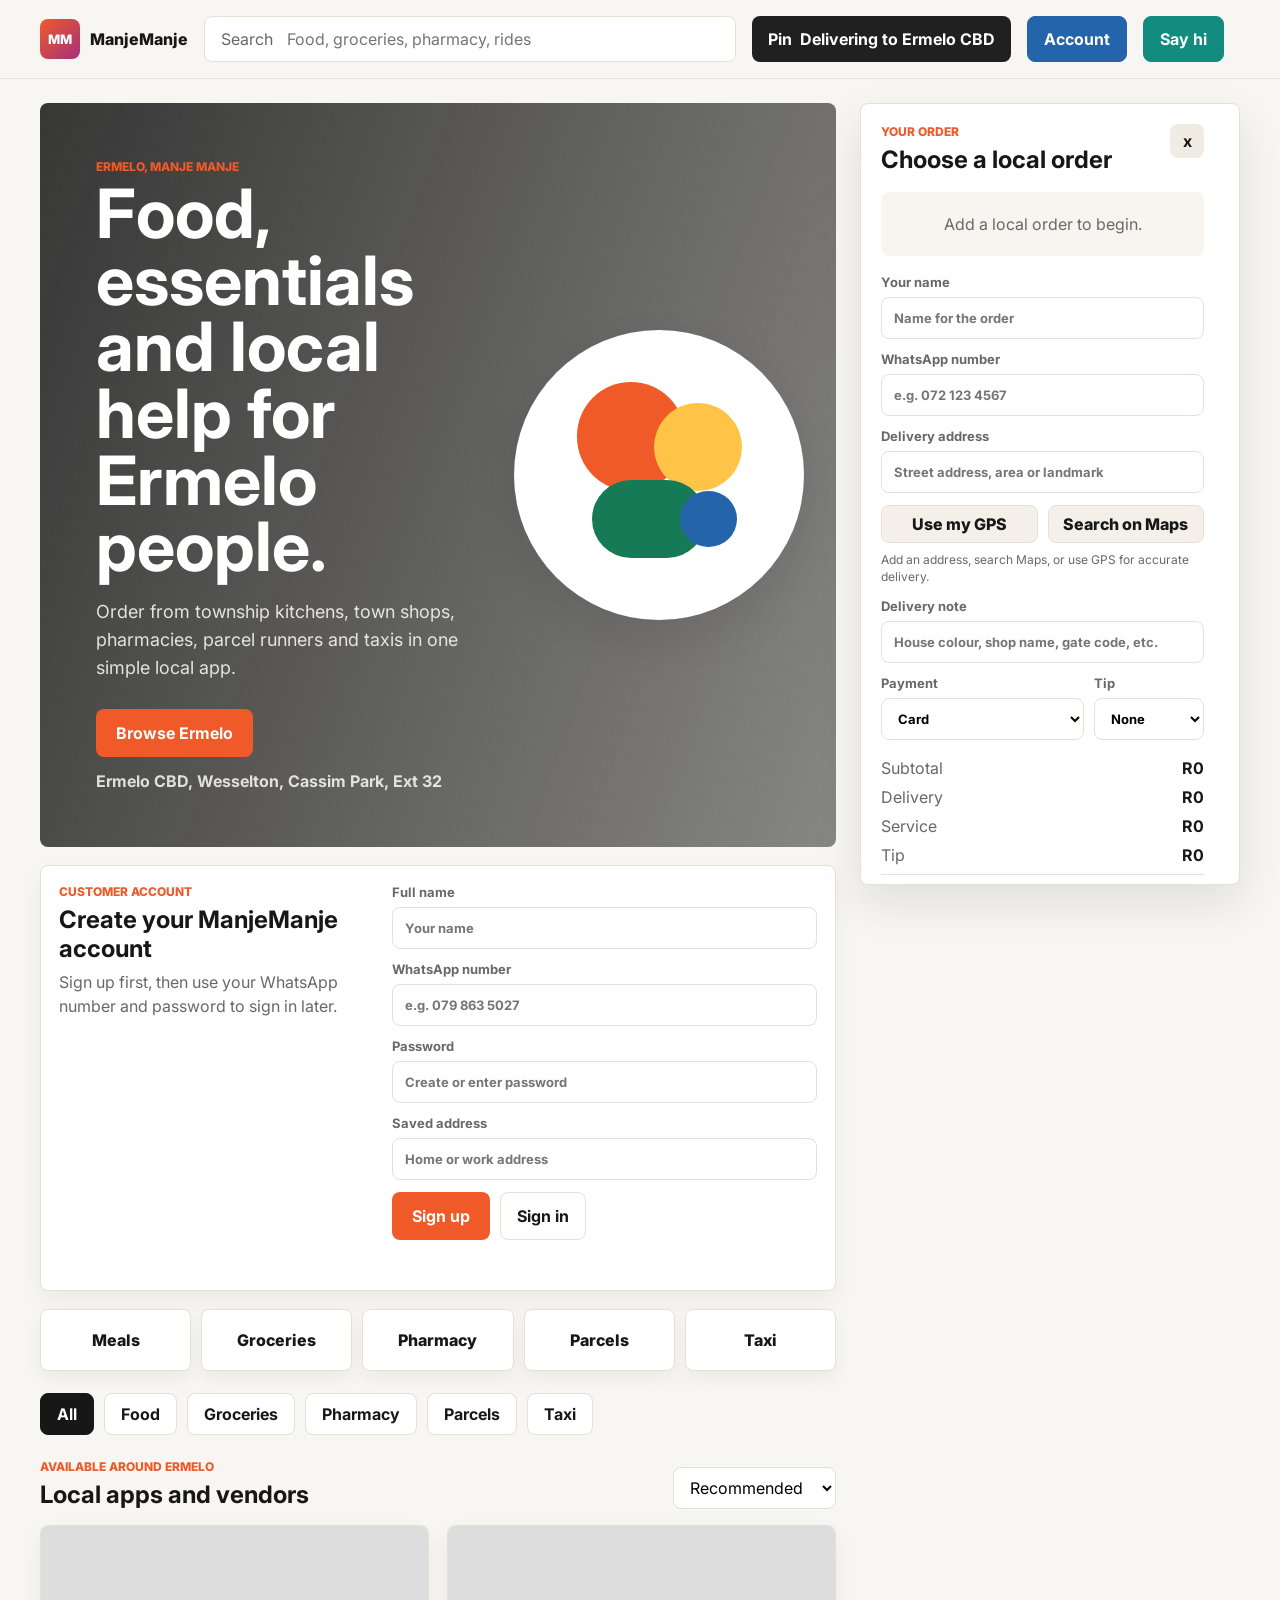
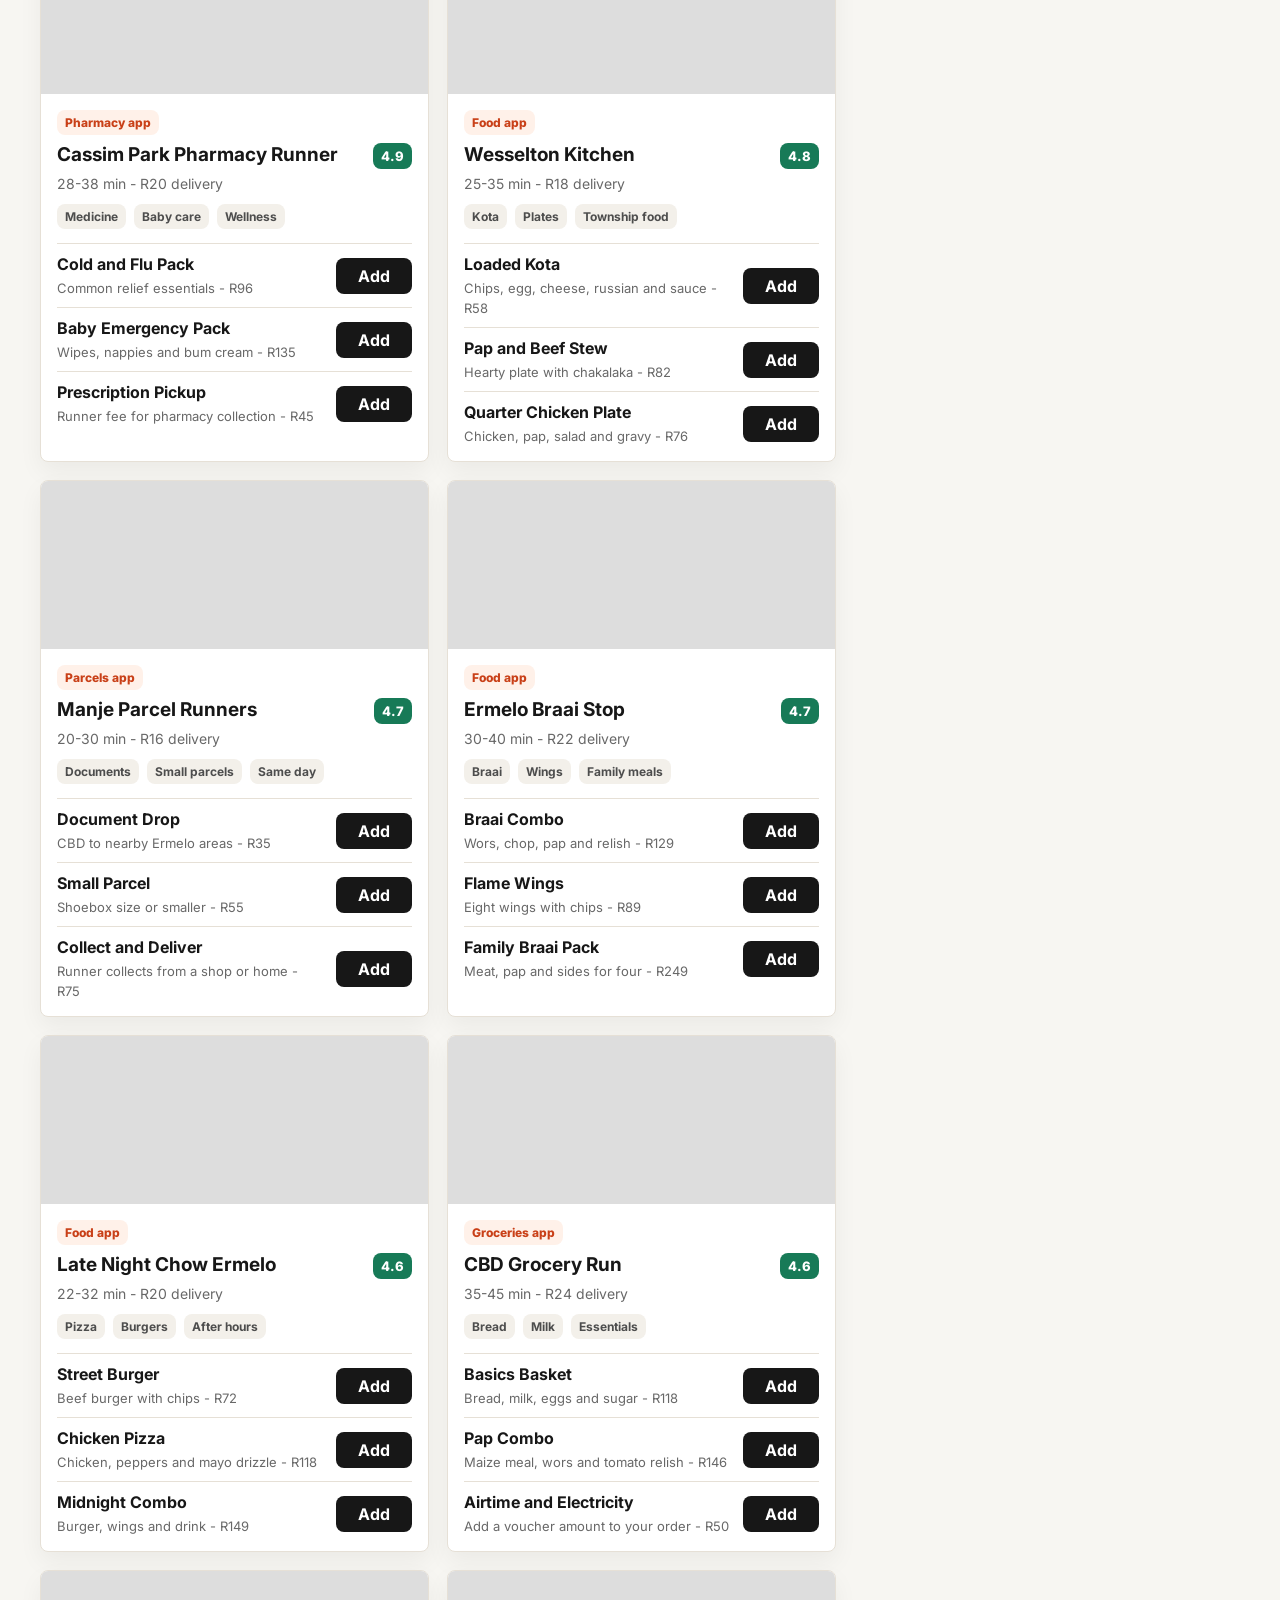
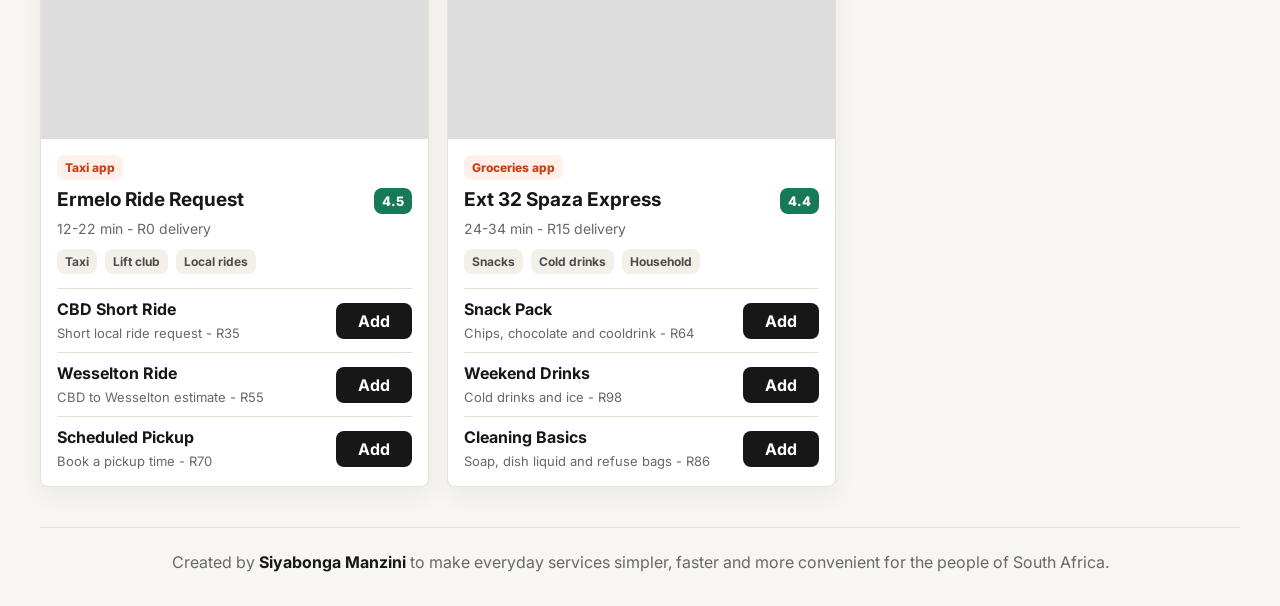
<file: index.html>
<!doctype html>
<html lang="en">
  <head>
    <meta charset="UTF-8" />
    <meta name="viewport" content="width=device-width, initial-scale=1.0" />
    <title>ManjeManje</title>
    <link rel="preconnect" href="https://fonts.googleapis.com" />
    <link rel="preconnect" href="https://fonts.gstatic.com" crossorigin />
    <link
      href="https://fonts.googleapis.com/css2?family=Inter:wght@400;500;600;700;800&display=swap"
      rel="stylesheet"
    />
    <link rel="stylesheet" href="styles.css" />
  </head>
  <body>
    <header class="topbar">
      <a class="brand" href="#" aria-label="ManjeManje home">
        <span class="brand-mark">MM</span>
        <span>ManjeManje</span>
      </a>

      <label class="search-wrap" for="searchInput">
        <span aria-hidden="true">Search</span>
        <input id="searchInput" type="search" placeholder="Food, groceries, pharmacy, rides" autocomplete="off" />
      </label>

      <button class="location-button" type="button" id="locationButton">
        <span aria-hidden="true">Pin</span>
        <span id="deliveryArea">Delivering to Ermelo CBD</span>
      </button>

      <a class="admin-button account-button" href="#accountPanel" id="accountToggle">Account</a>

      <a
        class="admin-button contact-button"
        id="helloLink"
        href="https://wa.me/27798635027?text=Hi%20Siyabonga%2C%20I%20am%20interested%20in%20ManjeManje."
        target="_blank"
        rel="noreferrer"
      >
        Say hi
      </a>
    </header>

    <main class="app-shell">
      <section class="content">
        <section class="hero" aria-label="Featured delivery offer">
          <div>
            <p class="eyebrow">Ermelo, manje manje</p>
            <h1>Food, essentials and local help for Ermelo people.</h1>
            <p class="hero-copy">
              Order from township kitchens, town shops, pharmacies, parcel runners and taxis in one simple local app.
            </p>
            <div class="hero-actions">
              <button class="primary-button" type="button" id="startOrderButton">Browse Ermelo</button>
              <span>Ermelo CBD, Wesselton, Cassim Park, Ext 32</span>
            </div>
          </div>
          <div class="hero-plate" aria-hidden="true">
            <div class="plate">
              <span class="food food-one"></span>
              <span class="food food-two"></span>
              <span class="food food-three"></span>
              <span class="food food-four"></span>
            </div>
          </div>
        </section>

        <section class="account-panel" id="accountPanel" aria-label="Customer account">
          <div class="account-copy">
            <p class="eyebrow">Customer account</p>
            <h2 id="accountTitle">Create your ManjeManje account</h2>
            <p id="accountSubtitle">Sign up first, then use your WhatsApp number and password to sign in later.</p>
          </div>

          <form class="account-form" id="accountForm">
            <label>
              Full name
              <input name="name" type="text" placeholder="Your name" />
            </label>
            <label>
              WhatsApp number
              <input required name="phone" type="tel" placeholder="e.g. 079 863 5027" />
            </label>
            <label>
              Password
              <input required name="password" type="password" placeholder="Create or enter password" />
            </label>
            <label>
              Saved address
              <input name="address" type="text" placeholder="Home or work address" />
            </label>
            <div class="account-actions">
              <button class="primary-button" type="button" id="signupButton">Sign up</button>
              <button class="admin-button" type="button" id="signinButton">Sign in</button>
              <button class="admin-button hidden" type="button" id="logoutButton">Log out</button>
            </div>
            <p class="account-status" id="accountStatus" role="status"></p>
          </form>

          <section class="otp-panel hidden" id="otpPanel" aria-label="OTP verification">
            <div>
              <p class="eyebrow">OTP verification</p>
              <h3>Enter your one-time PIN</h3>
              <p id="otpHelp">OTP is currently switched off for MVP testing.</p>
            </div>
            <label>
              One-time PIN
              <input id="otpInput" type="text" inputmode="numeric" maxlength="6" placeholder="6-digit PIN" />
            </label>
            <div class="account-actions">
              <button class="primary-button" type="button" id="verifyOtpButton">Verify OTP</button>
              <button class="admin-button" type="button" id="resendOtpButton">Resend OTP</button>
            </div>
            <p class="account-status" id="otpStatus" role="status"></p>
          </section>

          <section class="account-address-panel hidden" id="accountAddressPanel" aria-label="Saved delivery address">
            <div>
              <p class="eyebrow">Delivery address</p>
              <h3>Where should ManjeManje deliver?</h3>
            </div>
            <label>
              Search home or work address
              <input id="accountAddressInput" type="search" placeholder="Search address in Ermelo" />
              <div class="address-suggestions hidden" id="accountAddressSuggestions" role="listbox"></div>
            </label>
            <input id="accountGpsInput" type="hidden" />
            <div class="address-tools">
              <button type="button" id="accountGpsButton">My Location</button>
              <a id="accountMapSearchLink" href="https://www.google.com/maps/search/?api=1&query=Ermelo%20Mpumalanga" target="_blank" rel="noreferrer">
                Search Maps
              </a>
            </div>
            <iframe
              class="map-preview"
              id="accountMapFrame"
              title="Address map preview"
              loading="lazy"
              src="https://maps.google.com/maps?q=Ermelo%20Mpumalanga&output=embed"
            ></iframe>
            <div class="account-actions">
              <button class="primary-button" type="button" id="saveAddressButton">Save address</button>
              <a class="admin-button" id="accountNavigateLink" href="https://www.google.com/maps/dir/?api=1&destination=Ermelo%20Mpumalanga" target="_blank" rel="noreferrer">Navigate</a>
            </div>
            <p class="account-status" id="addressStatus" role="status"></p>
          </section>
        </section>

        <section class="quick-apps" aria-label="ManjeManje apps">
          <button type="button" data-category="Food">Meals</button>
          <button type="button" data-category="Groceries">Groceries</button>
          <button type="button" data-category="Pharmacy">Pharmacy</button>
          <button type="button" data-category="Parcels">Parcels</button>
          <button type="button" data-category="Taxi">Taxi</button>
        </section>

        <nav class="category-tabs" aria-label="Service categories" id="categoryTabs"></nav>

        <section class="section-heading">
          <div>
            <p class="eyebrow">Available around Ermelo</p>
            <h2>Local apps and vendors</h2>
          </div>
          <select id="sortSelect" aria-label="Sort vendors">
            <option value="recommended">Recommended</option>
            <option value="rating">Top rated</option>
            <option value="fastest">Fastest delivery</option>
          </select>
        </section>

        <section class="restaurant-grid" id="restaurantGrid" aria-label="Vendor list"></section>
      </section>

      <aside class="cart-panel" aria-label="Order cart">
        <div class="cart-header">
          <div>
            <p class="eyebrow">Your order</p>
            <h2 id="selectedRestaurant">Choose meals</h2>
          </div>
          <button class="icon-button" type="button" id="clearCartButton" aria-label="Clear cart">x</button>
        </div>

        <div class="cart-items" id="cartItems">
          <p class="empty-cart">Add a local order to begin.</p>
        </div>

        <form class="checkout-form" id="checkoutForm">
          <label>
            Your name
            <input required name="customerName" type="text" placeholder="Name for the order" />
          </label>
          <label>
            WhatsApp number
            <input required name="phone" type="tel" placeholder="e.g. 072 123 4567" />
          </label>
          <label>
            Delivery address
            <input required name="address" id="addressInput" type="text" placeholder="Street address, area or landmark" />
            <div class="address-suggestions hidden" id="checkoutAddressSuggestions" role="listbox"></div>
          </label>
          <input name="gps" id="gpsInput" type="hidden" />
          <div class="address-tools">
            <button type="button" id="useGpsButton">Use my GPS</button>
            <a id="mapSearchLink" href="https://www.google.com/maps/search/?api=1&query=Ermelo%20Mpumalanga" target="_blank" rel="noreferrer">
              Search on Maps
            </a>
          </div>
          <p class="gps-status" id="gpsStatus">Add an address, search Maps, or use GPS for accurate delivery.</p>
          <label>
            Delivery note
            <input name="note" type="text" placeholder="House colour, shop name, gate code, etc." />
          </label>
          <div class="payment-row">
            <label>
              Payment
              <select name="payment">
                <option>Card</option>
                <option>Cash</option>
                <option>Wallet</option>
              </select>
            </label>
            <label>
              Tip
              <select name="tip" id="tipSelect">
                <option value="0">None</option>
                <option value="10">R10</option>
                <option value="20">R20</option>
                <option value="35">R35</option>
              </select>
            </label>
          </div>
        </form>

        <div class="totals">
          <div><span>Subtotal</span><strong id="subtotal">R0</strong></div>
          <div><span>Delivery</span><strong id="deliveryFee">R0</strong></div>
          <div><span>Service</span><strong id="serviceFee">R0</strong></div>
          <div><span>Tip</span><strong id="tipAmount">R0</strong></div>
          <div class="grand-total"><span>Total</span><strong id="total">R0</strong></div>
        </div>

        <button class="checkout-button" type="submit" form="checkoutForm" id="checkoutButton" disabled>
          Place order
        </button>
        <a
          class="whatsapp-link hidden"
          id="whatsappLink"
          href="https://wa.me/27798635027?text=Hi%20Siyabonga%2C%20I%20want%20to%20place%20a%20ManjeManje%20order."
          target="_blank"
          rel="noreferrer"
        >
          Send order on WhatsApp
        </a>
        <p class="order-status" id="orderStatus" role="status"></p>
      </aside>
    </main>

    <section class="admin-panel hidden" id="adminPanel" aria-label="Admin orders">
      <div class="admin-heading">
        <div>
          <p class="eyebrow">Owner dashboard</p>
          <h2>Incoming orders</h2>
        </div>
        <div class="admin-actions">
          <button type="button" id="seedOrderButton">Add demo order</button>
          <button type="button" id="clearOrdersButton">Clear completed</button>
          <button type="button" id="clearCustomersButton">Clear customers</button>
        </div>
      </div>
      <div class="admin-summary" id="adminSummary"></div>
      <div class="admin-subheading">
        <h3>Customers</h3>
        <p>Signed-up customer details stored on this device.</p>
      </div>
      <div class="customers-list" id="customersList"></div>
      <div class="admin-subheading">
        <h3>Orders</h3>
        <p>Incoming requests and delivery status.</p>
      </div>
      <div class="orders-list" id="ordersList"></div>
    </section>

    <footer class="site-footer">
      <p>
        Created by <strong>Siyabonga Manzini</strong> to make everyday services simpler, faster and more convenient for
        the people of South Africa.
      </p>
    </footer>

    <form name="manjemanje-signups" method="POST" data-netlify="true" netlify hidden>
      <input type="hidden" name="form-name" value="manjemanje-signups" />
      <input type="text" name="name" />
      <input type="text" name="phone" />
      <input type="text" name="address" />
      <input type="text" name="gps" />
      <input type="text" name="event" />
      <input type="text" name="createdAt" />
    </form>

    <form name="manjemanje-orders" method="POST" data-netlify="true" netlify hidden>
      <input type="hidden" name="form-name" value="manjemanje-orders" />
      <input type="text" name="orderId" />
      <input type="text" name="customerName" />
      <input type="text" name="phone" />
      <input type="text" name="address" />
      <input type="text" name="vendorName" />
      <input type="text" name="total" />
      <textarea name="items"></textarea>
      <input type="text" name="createdAt" />
    </form>

    <template id="restaurantTemplate">
      <article class="restaurant-card">
        <div class="restaurant-image"></div>
        <div class="restaurant-body">
          <div class="restaurant-title-row">
            <h3></h3>
            <span class="rating"></span>
          </div>
          <p class="meta"></p>
          <div class="tag-row"></div>
          <div class="menu-list"></div>
        </div>
      </article>
    </template>

    <script src="app.js"></script>
  </body>
</html>
</file>
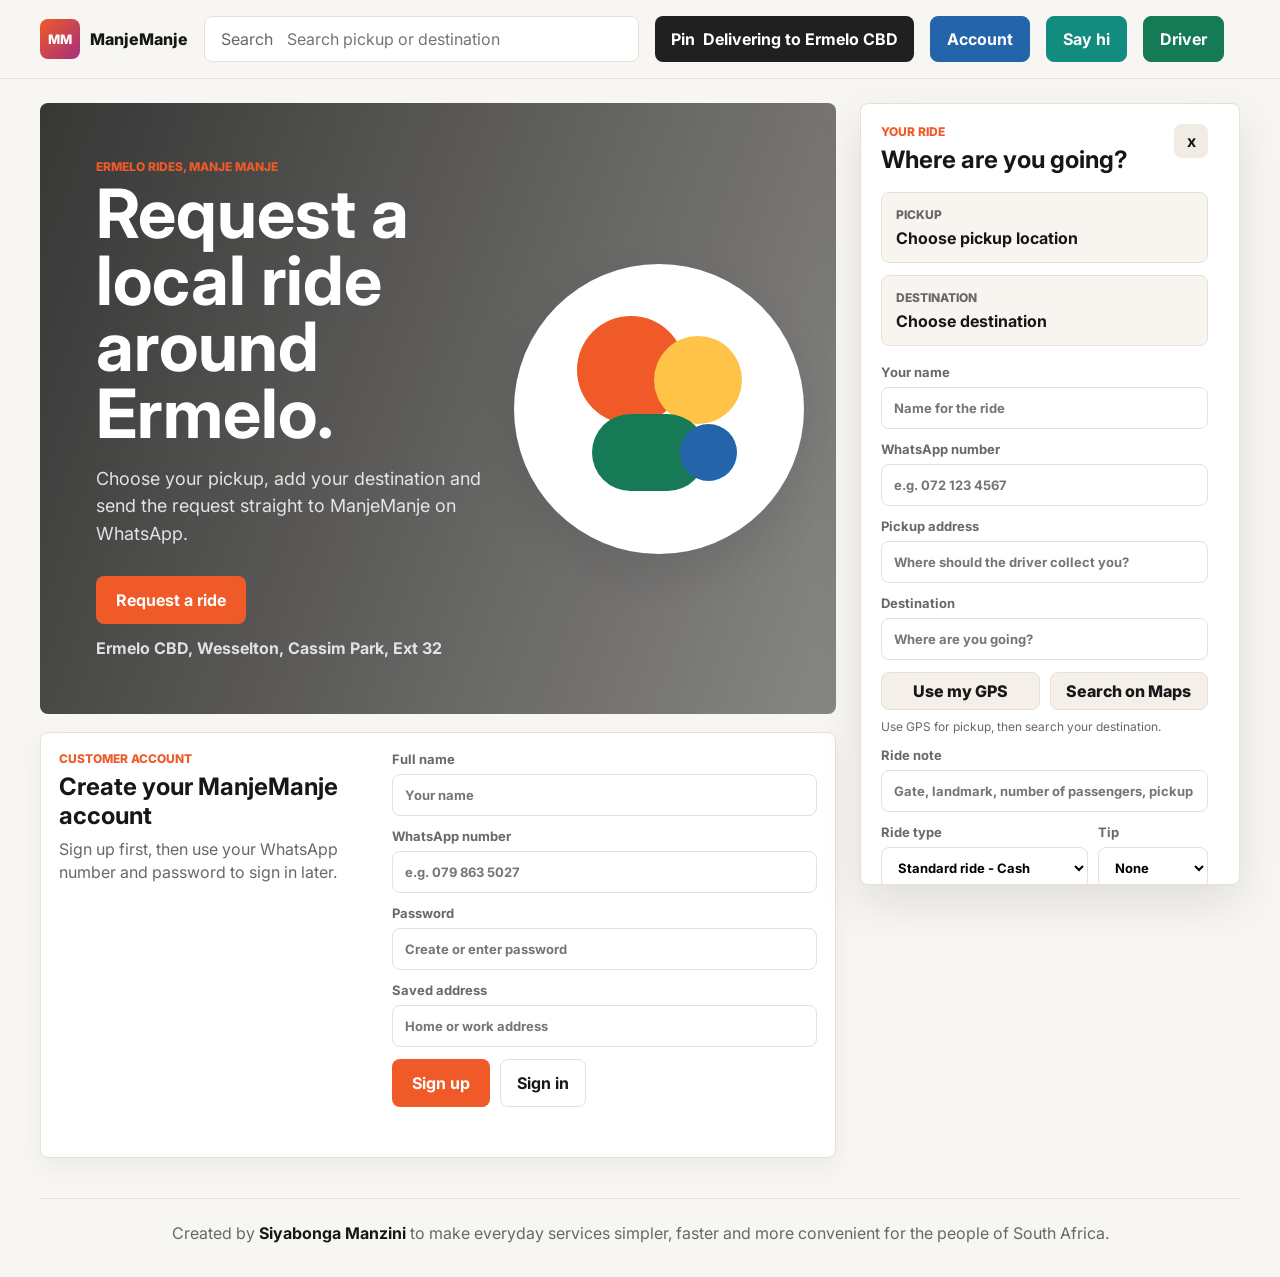
<file: can-you-creat-an-app/index.html>
<!doctype html>
<html lang="en">
  <head>
    <meta charset="UTF-8" />
    <meta name="viewport" content="width=device-width, initial-scale=1.0" />
    <title>ManjeManje</title>
    <link rel="preconnect" href="https://fonts.googleapis.com" />
    <link rel="preconnect" href="https://fonts.gstatic.com" crossorigin />
    <link
      href="https://fonts.googleapis.com/css2?family=Inter:wght@400;500;600;700;800&display=swap"
      rel="stylesheet"
    />
    <link rel="stylesheet" href="styles.css" />
  </head>
  <body>
    <header class="topbar">
      <a class="brand" href="#" aria-label="ManjeManje home">
        <span class="brand-mark">MM</span>
        <span>ManjeManje</span>
      </a>

      <label class="search-wrap" for="searchInput">
        <span aria-hidden="true">Search</span>
        <input id="searchInput" type="search" placeholder="Search pickup or destination" autocomplete="off" />
      </label>

      <button class="location-button" type="button" id="locationButton">
        <span aria-hidden="true">Pin</span>
        <span id="deliveryArea">Delivering to Ermelo CBD</span>
      </button>

      <a class="admin-button account-button" href="#accountPanel" id="accountToggle">Account</a>

      <a
        class="admin-button contact-button"
        id="helloLink"
        href="https://wa.me/27798635027?text=Hi%20Siyabonga%2C%20I%20am%20interested%20in%20ManjeManje."
        target="_blank"
        rel="noreferrer"
      >
        Say hi
      </a>

      <a class="admin-button driver-button" href="#driver" id="driverOpenLink">Driver</a>
    </header>

    <main class="app-shell">
      <section class="content">
        <section class="hero" aria-label="Ermelo ride request">
          <div>
            <p class="eyebrow">Ermelo rides, manje manje</p>
            <h1>Request a local ride around Ermelo.</h1>
            <p class="hero-copy">
              Choose your pickup, add your destination and send the request straight to ManjeManje on WhatsApp.
            </p>
            <div class="hero-actions">
              <button class="primary-button" type="button" id="startOrderButton">Request a ride</button>
              <span>Ermelo CBD, Wesselton, Cassim Park, Ext 32</span>
            </div>
          </div>
          <div class="hero-plate" aria-hidden="true">
            <div class="plate">
              <span class="food food-one"></span>
              <span class="food food-two"></span>
              <span class="food food-three"></span>
              <span class="food food-four"></span>
            </div>
          </div>
        </section>

        <section class="account-panel" id="accountPanel" aria-label="Customer account">
          <div class="account-copy">
            <p class="eyebrow">Customer account</p>
            <h2 id="accountTitle">Create your ManjeManje account</h2>
            <p id="accountSubtitle">Sign up first, then use your WhatsApp number and password to sign in later.</p>
          </div>

          <form class="account-form" id="accountForm">
            <label>
              Full name
              <input name="name" type="text" placeholder="Your name" />
            </label>
            <label>
              WhatsApp number
              <input required name="phone" type="tel" placeholder="e.g. 079 863 5027" />
            </label>
            <label>
              Password
              <input required name="password" type="password" placeholder="Create or enter password" />
            </label>
            <label>
              Saved address
              <input name="address" type="text" placeholder="Home or work address" />
            </label>
            <div class="account-actions">
              <button class="primary-button" type="button" id="signupButton">Sign up</button>
              <button class="admin-button" type="button" id="signinButton">Sign in</button>
              <button class="admin-button hidden" type="button" id="logoutButton">Log out</button>
            </div>
            <p class="account-status" id="accountStatus" role="status"></p>
          </form>

          <section class="otp-panel hidden" id="otpPanel" aria-label="OTP verification">
            <div>
              <p class="eyebrow">OTP verification</p>
              <h3>Enter your one-time PIN</h3>
              <p id="otpHelp">OTP is currently switched off for MVP testing.</p>
            </div>
            <label>
              One-time PIN
              <input id="otpInput" type="text" inputmode="numeric" maxlength="6" placeholder="6-digit PIN" />
            </label>
            <div class="account-actions">
              <button class="primary-button" type="button" id="verifyOtpButton">Verify OTP</button>
              <button class="admin-button" type="button" id="resendOtpButton">Resend OTP</button>
            </div>
            <p class="account-status" id="otpStatus" role="status"></p>
          </section>

          <section class="account-address-panel hidden" id="accountAddressPanel" aria-label="Saved pickup address">
            <div>
              <p class="eyebrow">Pickup address</p>
              <h3>Where should the driver collect you?</h3>
            </div>
            <label>
              Search home or work address
              <input id="accountAddressInput" type="search" placeholder="Search address in Ermelo" />
              <div class="address-suggestions hidden" id="accountAddressSuggestions" role="listbox"></div>
            </label>
            <input id="accountGpsInput" type="hidden" />
            <div class="address-tools">
              <button type="button" id="accountGpsButton">My Location</button>
              <a id="accountMapSearchLink" href="https://www.google.com/maps/search/?api=1&query=Ermelo%20Mpumalanga" target="_blank" rel="noreferrer">
                Search Maps
              </a>
            </div>
            <iframe
              class="map-preview"
              id="accountMapFrame"
              title="Address map preview"
              loading="lazy"
              src="https://maps.google.com/maps?q=Ermelo%20Mpumalanga&output=embed"
            ></iframe>
            <div class="account-actions">
              <button class="primary-button" type="button" id="saveAddressButton">Save address</button>
              <a class="admin-button" id="accountNavigateLink" href="https://www.google.com/maps/dir/?api=1&destination=Ermelo%20Mpumalanga" target="_blank" rel="noreferrer">Navigate</a>
            </div>
            <p class="account-status" id="addressStatus" role="status"></p>
          </section>
        </section>

        <section class="quick-apps hidden" aria-label="ManjeManje apps">
          <button type="button" data-category="Food">Meals</button>
          <button type="button" data-category="Groceries">Groceries</button>
          <button type="button" data-category="Pharmacy">Pharmacy</button>
          <button type="button" data-category="Parcels">Parcels</button>
          <button type="button" data-category="Taxi">Taxi</button>
        </section>

        <nav class="category-tabs hidden" aria-label="Service categories" id="categoryTabs"></nav>

        <section class="section-heading hidden">
          <div>
            <p class="eyebrow">Available around Ermelo</p>
            <h2>Local apps and vendors</h2>
          </div>
          <select id="sortSelect" aria-label="Sort vendors">
            <option value="recommended">Recommended</option>
            <option value="rating">Top rated</option>
            <option value="fastest">Fastest delivery</option>
          </select>
        </section>

        <section class="restaurant-grid hidden" id="restaurantGrid" aria-label="Vendor list"></section>
      </section>

      <aside class="cart-panel" aria-label="Ride request">
        <div class="cart-header">
          <div>
            <p class="eyebrow">Your ride</p>
            <h2 id="selectedRestaurant">Where are you going?</h2>
          </div>
          <button class="icon-button" type="button" id="clearCartButton" aria-label="Clear cart">x</button>
        </div>

        <div class="cart-items" id="cartItems">
          <p class="empty-cart">Add pickup and destination to request a ride.</p>
        </div>

        <form class="checkout-form" id="checkoutForm">
          <label>
            Your name
            <input required name="customerName" type="text" placeholder="Name for the ride" />
          </label>
          <label>
            WhatsApp number
            <input required name="phone" type="tel" placeholder="e.g. 072 123 4567" />
          </label>
          <label>
            Pickup address
            <input required name="pickup" id="pickupInput" type="text" placeholder="Where should the driver collect you?" />
            <div class="address-suggestions hidden" id="pickupAddressSuggestions" role="listbox"></div>
          </label>
          <label>
            Destination
            <input required name="address" id="addressInput" type="text" placeholder="Where are you going?" />
            <div class="address-suggestions hidden" id="checkoutAddressSuggestions" role="listbox"></div>
          </label>
          <input name="gps" id="gpsInput" type="hidden" />
          <div class="address-tools">
            <button type="button" id="useGpsButton">Use my GPS</button>
            <a id="mapSearchLink" href="https://www.google.com/maps/search/?api=1&query=Ermelo%20Mpumalanga" target="_blank" rel="noreferrer">
              Search on Maps
            </a>
          </div>
          <p class="gps-status" id="gpsStatus">Use GPS for pickup, then search your destination.</p>
          <label>
            Ride note
            <input name="note" type="text" placeholder="Gate, landmark, number of passengers, pickup time, etc." />
          </label>
          <div class="payment-row">
            <label>
              Ride type
              <select name="payment">
                <option>Standard ride - Cash</option>
                <option>Quick pickup - Cash</option>
                <option>Scheduled pickup - Cash</option>
              </select>
            </label>
            <label>
              Tip
              <select name="tip" id="tipSelect">
                <option value="0">None</option>
                <option value="10">R10</option>
                <option value="20">R20</option>
                <option value="35">R35</option>
              </select>
            </label>
          </div>
        </form>

        <div class="totals">
          <div><span>Base estimate</span><strong id="subtotal">R0</strong></div>
          <div><span>Distance extra</span><strong id="deliveryFee">R0</strong></div>
          <div><span>App service</span><strong id="serviceFee">R0</strong></div>
          <div><span>Tip</span><strong id="tipAmount">R0</strong></div>
          <div class="grand-total"><span>Total</span><strong id="total">R0</strong></div>
        </div>

        <button class="checkout-button" type="submit" form="checkoutForm" id="checkoutButton" disabled>
          Request ride
        </button>
        <a
          class="whatsapp-link hidden"
          id="whatsappLink"
          href="https://wa.me/27798635027?text=Hi%20Siyabonga%2C%20I%20want%20to%20request%20a%20ManjeManje%20ride."
          target="_blank"
          rel="noreferrer"
        >
          Send ride request on WhatsApp
        </a>
        <p class="order-status" id="orderStatus" role="status"></p>
      </aside>
    </main>

    <section class="driver-panel hidden" id="driverPanel" aria-label="Driver app">
      <div class="admin-heading">
        <div>
          <p class="eyebrow">Driver app</p>
          <h2>Ride requests</h2>
          <p>Cash only for now. Open the map, contact the customer and update the trip status.</p>
        </div>
        <a class="whatsapp-link" id="driverWhatsAppLink" target="_blank" rel="noreferrer">Message Siyabonga</a>
      </div>
      <div class="admin-summary" id="driverSummary"></div>
      <div class="orders-list" id="driverRequestsList"></div>
    </section>

    <section class="admin-panel hidden" id="adminPanel" aria-label="Admin ride requests">
      <div class="admin-heading">
        <div>
          <p class="eyebrow">Owner dashboard</p>
          <h2>Incoming ride requests</h2>
        </div>
        <div class="admin-actions">
          <button type="button" id="seedOrderButton">Add demo ride</button>
          <button type="button" id="clearOrdersButton">Clear completed</button>
          <button type="button" id="clearCustomersButton">Clear customers</button>
        </div>
      </div>
      <div class="admin-summary" id="adminSummary"></div>
      <div class="admin-subheading">
        <h3>Customers</h3>
        <p>Signed-up customer details stored on this device.</p>
      </div>
      <div class="customers-list" id="customersList"></div>
      <div class="admin-subheading">
        <h3>Ride requests</h3>
        <p>Incoming ride requests and driver status.</p>
      </div>
      <div class="orders-list" id="ordersList"></div>
    </section>

    <footer class="site-footer">
      <p>
        Created by <strong>Siyabonga Manzini</strong> to make everyday services simpler, faster and more convenient for
        the people of South Africa.
      </p>
    </footer>

    <form name="manjemanje-signups" method="POST" data-netlify="true" netlify hidden>
      <input type="hidden" name="form-name" value="manjemanje-signups" />
      <input type="text" name="name" />
      <input type="text" name="phone" />
      <input type="text" name="pickup" />
      <input type="text" name="address" />
      <input type="text" name="gps" />
      <input type="text" name="event" />
      <input type="text" name="createdAt" />
    </form>

    <form name="manjemanje-orders" method="POST" data-netlify="true" netlify hidden>
      <input type="hidden" name="form-name" value="manjemanje-orders" />
      <input type="text" name="orderId" />
      <input type="text" name="customerName" />
      <input type="text" name="phone" />
      <input type="text" name="address" />
      <input type="text" name="vendorName" />
      <input type="text" name="payment" />
      <input type="text" name="total" />
      <textarea name="items"></textarea>
      <input type="text" name="createdAt" />
    </form>

    <template id="restaurantTemplate">
      <article class="restaurant-card">
        <div class="restaurant-image"></div>
        <div class="restaurant-body">
          <div class="restaurant-title-row">
            <h3></h3>
            <span class="rating"></span>
          </div>
          <p class="meta"></p>
          <div class="tag-row"></div>
          <div class="menu-list"></div>
        </div>
      </article>
    </template>

    <script src="app.js"></script>
  </body>
</html>
</file>
<file: styles.css>
:root {
  --bg: #f7f6f2;
  --surface: #ffffff;
  --ink: #171717;
  --muted: #686868;
  --line: #e6e0d6;
  --accent: #f05a28;
  --accent-dark: #c94018;
  --green: #177a57;
  --yellow: #ffc447;
  --blue: #2364aa;
  --magenta: #a5307d;
  --shadow: 0 18px 45px rgba(23, 23, 23, 0.1);
}

* {
  box-sizing: border-box;
}

body {
  margin: 0;
  font-family: Inter, system-ui, -apple-system, BlinkMacSystemFont, "Segoe UI", sans-serif;
  color: var(--ink);
  background: var(--bg);
}

button,
input,
select {
  font: inherit;
}

button {
  cursor: pointer;
}

.topbar {
  position: sticky;
  top: 0;
  z-index: 10;
  display: grid;
  grid-template-columns: max-content minmax(220px, 1fr) max-content max-content max-content max-content;
  gap: 16px;
  align-items: center;
  padding: 16px clamp(16px, 4vw, 40px);
  background: rgba(247, 246, 242, 0.92);
  border-bottom: 1px solid var(--line);
  backdrop-filter: blur(16px);
}

.brand {
  display: inline-flex;
  align-items: center;
  gap: 10px;
  color: inherit;
  font-weight: 800;
  text-decoration: none;
}

.brand-mark {
  display: grid;
  width: 40px;
  height: 40px;
  place-items: center;
  color: #fff;
  background: linear-gradient(135deg, var(--accent), var(--magenta));
  border-radius: 8px;
  font-size: 13px;
}

.search-wrap {
  display: grid;
  grid-template-columns: max-content 1fr;
  gap: 12px;
  align-items: center;
  min-height: 46px;
  padding: 0 16px;
  background: var(--surface);
  border: 1px solid var(--line);
  border-radius: 8px;
  color: var(--muted);
}

.search-wrap input {
  width: 100%;
  min-width: 0;
  border: 0;
  outline: 0;
}

.location-button,
.admin-button,
.primary-button,
.checkout-button,
.whatsapp-link,
.icon-button,
.add-button,
.qty-button {
  border: 0;
  border-radius: 8px;
  font-weight: 700;
}

.location-button {
  display: inline-flex;
  gap: 8px;
  align-items: center;
  min-height: 46px;
  padding: 0 16px;
  background: #202020;
  color: #fff;
}

.admin-button {
  display: inline-grid;
  align-items: center;
  min-height: 46px;
  padding: 0 16px;
  color: var(--ink);
  background: var(--surface);
  border: 1px solid var(--line);
  text-decoration: none;
}

.contact-button {
  color: #fff;
  background: #128c7e;
  border-color: #128c7e;
}

.account-button {
  color: #fff;
  background: var(--blue);
  border-color: var(--blue);
}

.app-shell {
  display: grid;
  grid-template-columns: minmax(0, 1fr) 380px;
  gap: 24px;
  max-width: 1440px;
  margin: 0 auto;
  padding: 24px clamp(16px, 4vw, 40px) 40px;
}

.content {
  min-width: 0;
}

.hero {
  display: grid;
  grid-template-columns: minmax(0, 1.2fr) minmax(220px, 0.8fr);
  gap: 20px;
  align-items: center;
  min-height: 330px;
  padding: clamp(24px, 5vw, 56px);
  overflow: hidden;
  background:
    linear-gradient(110deg, rgba(23, 23, 23, 0.86), rgba(23, 23, 23, 0.5)),
    url("https://images.unsplash.com/photo-1565299585323-38d6b0865b47?auto=format&fit=crop&w=1600&q=80") center/cover;
  border-radius: 8px;
  color: #fff;
}

.eyebrow {
  margin: 0 0 6px;
  color: var(--accent);
  font-size: 12px;
  font-weight: 800;
  letter-spacing: 0;
  text-transform: uppercase;
}

.hero h1 {
  max-width: 760px;
  margin: 0;
  font-size: clamp(38px, 5.4vw, 68px);
  line-height: 0.98;
  letter-spacing: 0;
}

.hero-copy {
  max-width: 560px;
  margin: 18px 0 0;
  color: rgba(255, 255, 255, 0.84);
  font-size: 18px;
  line-height: 1.55;
}

.hero-actions {
  display: flex;
  flex-wrap: wrap;
  gap: 14px;
  align-items: center;
  margin-top: 28px;
  color: rgba(255, 255, 255, 0.82);
  font-weight: 700;
}

.primary-button,
.checkout-button {
  min-height: 48px;
  padding: 0 20px;
  color: #fff;
  background: var(--accent);
}

.primary-button:hover,
.checkout-button:hover {
  background: var(--accent-dark);
}

.hero-plate {
  display: grid;
  place-items: center;
}

.plate {
  position: relative;
  width: min(290px, 70vw);
  aspect-ratio: 1;
  background: #fff;
  border: 16px solid rgba(255, 255, 255, 0.34);
  border-radius: 999px;
  box-shadow: var(--shadow);
}

.food {
  position: absolute;
  border-radius: 999px;
}

.food-one {
  width: 42%;
  height: 42%;
  top: 14%;
  left: 18%;
  background: var(--accent);
}

.food-two {
  width: 34%;
  height: 34%;
  right: 18%;
  top: 22%;
  background: var(--yellow);
}

.food-three {
  width: 44%;
  height: 30%;
  left: 24%;
  bottom: 18%;
  background: var(--green);
}

.food-four {
  width: 22%;
  height: 22%;
  right: 20%;
  bottom: 22%;
  background: var(--blue);
}

.quick-apps {
  display: grid;
  grid-template-columns: repeat(5, minmax(110px, 1fr));
  gap: 10px;
  margin: 18px 0 0;
}

.account-panel {
  display: grid;
  grid-template-columns: minmax(0, 0.85fr) minmax(280px, 1.15fr);
  gap: 18px;
  align-items: start;
  margin-top: 18px;
  padding: 18px;
  background: var(--surface);
  border: 1px solid var(--line);
  border-radius: 8px;
  box-shadow: 0 10px 24px rgba(23, 23, 23, 0.05);
}

.account-copy h2 {
  margin: 0;
  font-size: 24px;
}

.account-copy p:last-child {
  margin: 8px 0 0;
  color: var(--muted);
  line-height: 1.45;
}

.account-form,
.otp-panel,
.account-address-panel {
  display: grid;
  gap: 12px;
}

.account-form label,
.otp-panel label,
.account-address-panel label {
  position: relative;
  display: grid;
  gap: 7px;
  color: var(--muted);
  font-size: 13px;
  font-weight: 700;
}

.account-form input,
.otp-panel input,
.account-address-panel input {
  min-height: 42px;
  padding: 0 12px;
  background: var(--surface);
  border: 1px solid var(--line);
  border-radius: 8px;
}

.otp-panel {
  grid-column: 1 / -1;
  padding: 16px;
  background: #f8f5f0;
  border: 1px solid var(--line);
  border-radius: 8px;
}

.otp-panel h3 {
  margin: 0;
  font-size: 20px;
}

.otp-panel p {
  margin: 6px 0 0;
  color: var(--muted);
}

.account-address-panel {
  grid-column: 1 / -1;
  padding-top: 16px;
  border-top: 1px solid var(--line);
}

.account-address-panel h3 {
  margin: 0;
  font-size: 20px;
}

.map-preview {
  width: 100%;
  min-height: 260px;
  border: 1px solid var(--line);
  border-radius: 8px;
  background: #f4f0e9;
}

.account-actions {
  display: flex;
  flex-wrap: wrap;
  gap: 10px;
}

.account-status {
  min-height: 20px;
  margin: 0;
  color: var(--green);
  font-weight: 700;
}

.quick-apps button {
  min-height: 62px;
  padding: 0 12px;
  color: var(--ink);
  background: var(--surface);
  border: 1px solid var(--line);
  border-radius: 8px;
  box-shadow: 0 8px 18px rgba(23, 23, 23, 0.05);
  font-weight: 800;
}

.quick-apps button:hover {
  border-color: var(--accent);
  color: var(--accent-dark);
}

.category-tabs {
  display: flex;
  gap: 10px;
  margin: 22px 0;
  overflow-x: auto;
  padding-bottom: 2px;
}

.category-tabs button {
  flex: 0 0 auto;
  min-height: 42px;
  padding: 0 16px;
  color: var(--ink);
  background: var(--surface);
  border: 1px solid var(--line);
  border-radius: 8px;
  font-weight: 700;
}

.category-tabs button.active {
  color: #fff;
  background: var(--ink);
  border-color: var(--ink);
}

.section-heading {
  display: flex;
  align-items: end;
  justify-content: space-between;
  gap: 16px;
  margin: 8px 0 16px;
}

.section-heading h2,
.cart-header h2 {
  margin: 0;
  font-size: 24px;
}

.section-heading select,
.checkout-form input,
.checkout-form select {
  min-height: 42px;
  padding: 0 12px;
  background: var(--surface);
  border: 1px solid var(--line);
  border-radius: 8px;
}

.restaurant-grid {
  display: grid;
  grid-template-columns: repeat(2, minmax(0, 1fr));
  gap: 18px;
}

.restaurant-card {
  overflow: hidden;
  background: var(--surface);
  border: 1px solid var(--line);
  border-radius: 8px;
  box-shadow: 0 10px 24px rgba(23, 23, 23, 0.05);
}

.restaurant-image {
  min-height: 168px;
  background: #ddd center/cover;
}

.restaurant-body {
  padding: 16px;
}

.restaurant-title-row,
.menu-item,
.cart-line,
.totals div,
.cart-header {
  display: flex;
  justify-content: space-between;
  gap: 12px;
}

.restaurant-title-row {
  align-items: start;
}

.restaurant-title-row h3 {
  margin: 0;
  font-size: 19px;
}

.service-badge {
  display: inline-block;
  margin-bottom: 8px;
  padding: 5px 8px;
  color: var(--accent-dark);
  background: #fff1e9;
  border-radius: 8px;
  font-size: 12px;
  font-weight: 800;
}

.rating {
  flex: 0 0 auto;
  padding: 5px 8px;
  color: #fff;
  background: var(--green);
  border-radius: 8px;
  font-size: 13px;
  font-weight: 800;
}

.meta {
  margin: 6px 0 12px;
  color: var(--muted);
  font-size: 14px;
}

.tag-row {
  display: flex;
  flex-wrap: wrap;
  gap: 8px;
  margin-bottom: 14px;
}

.tag-row span {
  padding: 5px 8px;
  background: #f3f0ea;
  border-radius: 8px;
  color: #4d4d4d;
  font-size: 12px;
  font-weight: 700;
}

.menu-list {
  display: grid;
  gap: 10px;
}

.menu-item {
  align-items: center;
  padding-top: 10px;
  border-top: 1px solid var(--line);
}

.menu-item strong {
  display: block;
  margin-bottom: 3px;
}

.menu-item span {
  color: var(--muted);
  font-size: 13px;
}

.add-button {
  min-width: 76px;
  min-height: 36px;
  color: #fff;
  background: var(--ink);
}

.cart-panel {
  position: sticky;
  top: 94px;
  align-self: start;
  display: grid;
  gap: 18px;
  max-height: calc(100vh - 118px);
  overflow-y: auto;
  scrollbar-gutter: stable;
  padding: 20px;
  background: var(--surface);
  border: 1px solid var(--line);
  border-radius: 8px;
  box-shadow: var(--shadow);
}

.cart-header {
  align-items: start;
}

.icon-button {
  width: 34px;
  height: 34px;
  background: #f0ece4;
  color: var(--ink);
}

.cart-items {
  display: grid;
  max-height: 320px;
  overflow: auto;
  gap: 12px;
}

.empty-cart {
  margin: 0;
  padding: 22px;
  text-align: center;
  color: var(--muted);
  background: #f8f5f0;
  border-radius: 8px;
}

.cart-line {
  align-items: center;
}

.cart-line p {
  margin: 0;
}

.cart-line small {
  color: var(--muted);
}

.qty-controls {
  display: grid;
  grid-template-columns: 30px 28px 30px;
  align-items: center;
  text-align: center;
  background: #f4f0e9;
  border-radius: 8px;
}

.qty-button {
  height: 30px;
  background: transparent;
}

.checkout-form {
  display: grid;
  gap: 12px;
}

.checkout-form label {
  position: relative;
  display: grid;
  gap: 7px;
  color: var(--muted);
  font-size: 13px;
  font-weight: 700;
}

.address-suggestions {
  position: absolute;
  top: calc(100% + 4px);
  left: 0;
  right: 0;
  z-index: 20;
  display: grid;
  max-height: 230px;
  overflow-y: auto;
  padding: 6px;
  background: var(--surface);
  border: 1px solid var(--line);
  border-radius: 8px;
  box-shadow: var(--shadow);
}

.address-suggestions button {
  display: grid;
  gap: 3px;
  width: 100%;
  min-height: 46px;
  padding: 8px 10px;
  color: var(--ink);
  background: transparent;
  border-radius: 6px;
  text-align: left;
}

.address-suggestions button:hover,
.address-suggestions button:focus-visible {
  background: #f4f0e9;
}

.address-suggestions small {
  color: var(--muted);
  font-weight: 600;
}

.payment-row {
  display: grid;
  grid-template-columns: 1fr 110px;
  gap: 10px;
}

.address-tools {
  display: grid;
  grid-template-columns: 1fr 1fr;
  gap: 10px;
}

.address-tools button,
.address-tools a,
.map-link {
  display: grid;
  min-height: 38px;
  place-items: center;
  padding: 0 10px;
  color: var(--ink);
  background: #f4f0e9;
  border: 1px solid var(--line);
  border-radius: 8px;
  text-align: center;
  text-decoration: none;
  font-weight: 800;
}

.gps-status {
  margin: -4px 0 0;
  color: var(--muted);
  font-size: 12px;
  line-height: 1.45;
}

.gps-status a {
  color: var(--accent-dark);
  font-weight: 800;
}

.totals {
  display: grid;
  gap: 9px;
  color: var(--muted);
}

.totals strong {
  color: var(--ink);
}

.grand-total {
  padding-top: 12px;
  border-top: 1px solid var(--line);
  color: var(--ink);
  font-size: 20px;
}

.checkout-button:disabled {
  cursor: not-allowed;
  opacity: 0.45;
}

.whatsapp-link {
  display: grid;
  min-height: 46px;
  place-items: center;
  color: #fff;
  background: #128c7e;
  text-decoration: none;
}

.hidden {
  display: none !important;
}

.order-status {
  min-height: 20px;
  margin: 0;
  color: var(--green);
  font-weight: 700;
}

.admin-panel {
  max-width: 1440px;
  margin: 0 auto 40px;
  padding: 0 clamp(16px, 4vw, 40px);
}

.admin-heading {
  display: flex;
  align-items: end;
  justify-content: space-between;
  gap: 16px;
  margin-bottom: 16px;
}

.admin-heading h2 {
  margin: 0;
  font-size: 28px;
}

.admin-actions {
  display: flex;
  flex-wrap: wrap;
  gap: 10px;
}

.admin-actions button,
.order-actions button {
  min-height: 38px;
  padding: 0 12px;
  color: var(--ink);
  background: var(--surface);
  border: 1px solid var(--line);
  border-radius: 8px;
  font-weight: 800;
}

.admin-summary {
  display: grid;
  grid-template-columns: repeat(4, minmax(0, 1fr));
  gap: 12px;
  margin-bottom: 14px;
}

.summary-card,
.order-card {
  background: var(--surface);
  border: 1px solid var(--line);
  border-radius: 8px;
  box-shadow: 0 10px 24px rgba(23, 23, 23, 0.05);
}

.summary-card {
  padding: 14px;
}

.summary-card span {
  color: var(--muted);
  font-size: 13px;
  font-weight: 700;
}

.summary-card strong {
  display: block;
  margin-top: 4px;
  font-size: 24px;
}

.orders-list {
  display: grid;
  gap: 12px;
}

.customers-list {
  display: grid;
  gap: 12px;
  margin-bottom: 20px;
}

.order-card {
  display: grid;
  gap: 12px;
  padding: 16px;
}

.customer-card {
  display: grid;
  gap: 12px;
  padding: 16px;
  background: var(--surface);
  border: 1px solid var(--line);
  border-radius: 8px;
  box-shadow: 0 10px 24px rgba(23, 23, 23, 0.05);
}

.customer-topline,
.customer-actions {
  display: flex;
  flex-wrap: wrap;
  gap: 10px;
  align-items: center;
  justify-content: space-between;
}

.customer-topline h4 {
  margin: 0;
  font-size: 18px;
}

.customer-card p {
  margin: 0;
  color: var(--muted);
}

.customer-actions a,
.customer-actions button {
  display: grid;
  min-height: 38px;
  place-items: center;
  padding: 0 12px;
  color: var(--ink);
  background: #f4f0e9;
  border: 1px solid var(--line);
  border-radius: 8px;
  text-decoration: none;
  font-weight: 800;
}

.admin-subheading {
  display: flex;
  flex-wrap: wrap;
  gap: 8px 14px;
  align-items: baseline;
  margin: 18px 0 10px;
}

.admin-subheading h3 {
  margin: 0;
  font-size: 20px;
}

.admin-subheading p {
  margin: 0;
  color: var(--muted);
}

.order-topline,
.order-meta,
.order-actions {
  display: flex;
  flex-wrap: wrap;
  gap: 10px;
  align-items: center;
  justify-content: space-between;
}

.order-topline h3 {
  margin: 0;
}

.status-pill {
  padding: 5px 8px;
  border-radius: 8px;
  background: #f3f0ea;
  color: var(--muted);
  font-size: 12px;
  font-weight: 800;
}

.status-new {
  color: var(--accent-dark);
  background: #fff1e9;
}

.status-accepted {
  color: #0d6144;
  background: #e7f7ef;
}

.status-on-the-way {
  color: #174f85;
  background: #eaf3ff;
}

.status-done {
  color: #555;
  background: #eeeeee;
}

.order-card p {
  margin: 0;
  color: var(--muted);
}

.order-items {
  margin: 0;
  padding-left: 18px;
}

.site-footer {
  max-width: 1440px;
  margin: 0 auto;
  padding: 0 clamp(16px, 4vw, 40px) 34px;
  color: var(--muted);
  text-align: center;
}

.site-footer p {
  margin: 0;
  padding-top: 24px;
  border-top: 1px solid var(--line);
}

.site-footer strong {
  color: var(--ink);
}

@media (max-width: 1040px) {
  .app-shell {
    grid-template-columns: 1fr;
  }

  .cart-panel {
    position: static;
    max-height: none;
    overflow: visible;
  }
}

@media (max-width: 760px) {
  .topbar {
    grid-template-columns: 1fr;
  }

  .hero {
    grid-template-columns: 1fr;
    min-height: auto;
  }

  .hero h1 {
    font-size: 42px;
  }

  .hero-plate {
    display: none;
  }

  .restaurant-grid {
    grid-template-columns: 1fr;
  }

  .quick-apps {
    grid-template-columns: repeat(2, minmax(0, 1fr));
  }

  .section-heading {
    align-items: stretch;
    flex-direction: column;
  }

  .account-panel {
    grid-template-columns: 1fr;
  }

  .admin-heading {
    align-items: stretch;
    flex-direction: column;
  }

  .admin-summary {
    grid-template-columns: repeat(2, minmax(0, 1fr));
  }
}
</file>
<file: can-you-creat-an-app/styles.css>
:root {
  --bg: #f7f6f2;
  --surface: #ffffff;
  --ink: #171717;
  --muted: #686868;
  --line: #e6e0d6;
  --accent: #f05a28;
  --accent-dark: #c94018;
  --green: #177a57;
  --yellow: #ffc447;
  --blue: #2364aa;
  --magenta: #a5307d;
  --shadow: 0 18px 45px rgba(23, 23, 23, 0.1);
}

* {
  box-sizing: border-box;
}

body {
  margin: 0;
  font-family: Inter, system-ui, -apple-system, BlinkMacSystemFont, "Segoe UI", sans-serif;
  color: var(--ink);
  background: var(--bg);
}

button,
input,
select {
  font: inherit;
}

button {
  cursor: pointer;
}

.topbar {
  position: sticky;
  top: 0;
  z-index: 10;
  display: grid;
  grid-template-columns: max-content minmax(220px, 1fr) max-content max-content max-content max-content max-content;
  gap: 16px;
  align-items: center;
  padding: 16px clamp(16px, 4vw, 40px);
  background: rgba(247, 246, 242, 0.92);
  border-bottom: 1px solid var(--line);
  backdrop-filter: blur(16px);
}

.brand {
  display: inline-flex;
  align-items: center;
  gap: 10px;
  color: inherit;
  font-weight: 800;
  text-decoration: none;
}

.brand-mark {
  display: grid;
  width: 40px;
  height: 40px;
  place-items: center;
  color: #fff;
  background: linear-gradient(135deg, var(--accent), var(--magenta));
  border-radius: 8px;
  font-size: 13px;
}

.search-wrap {
  display: grid;
  grid-template-columns: max-content 1fr;
  gap: 12px;
  align-items: center;
  min-height: 46px;
  padding: 0 16px;
  background: var(--surface);
  border: 1px solid var(--line);
  border-radius: 8px;
  color: var(--muted);
}

.search-wrap input {
  width: 100%;
  min-width: 0;
  border: 0;
  outline: 0;
}

.location-button,
.admin-button,
.primary-button,
.checkout-button,
.whatsapp-link,
.icon-button,
.add-button,
.qty-button {
  border: 0;
  border-radius: 8px;
  font-weight: 700;
}

.location-button {
  display: inline-flex;
  gap: 8px;
  align-items: center;
  min-height: 46px;
  padding: 0 16px;
  background: #202020;
  color: #fff;
}

.admin-button {
  display: inline-grid;
  align-items: center;
  min-height: 46px;
  padding: 0 16px;
  color: var(--ink);
  background: var(--surface);
  border: 1px solid var(--line);
  text-decoration: none;
}

.contact-button {
  color: #fff;
  background: #128c7e;
  border-color: #128c7e;
}

.account-button {
  color: #fff;
  background: var(--blue);
  border-color: var(--blue);
}

.driver-button {
  color: #fff;
  background: var(--green);
  border-color: var(--green);
}

.app-shell {
  display: grid;
  grid-template-columns: minmax(0, 1fr) 380px;
  gap: 24px;
  max-width: 1440px;
  margin: 0 auto;
  padding: 24px clamp(16px, 4vw, 40px) 40px;
}

.content {
  min-width: 0;
}

.hero {
  display: grid;
  grid-template-columns: minmax(0, 1.2fr) minmax(220px, 0.8fr);
  gap: 20px;
  align-items: center;
  min-height: 330px;
  padding: clamp(24px, 5vw, 56px);
  overflow: hidden;
  background:
    linear-gradient(110deg, rgba(23, 23, 23, 0.86), rgba(23, 23, 23, 0.5)),
    url("https://images.unsplash.com/photo-1492144534655-ae79c964c9d7?auto=format&fit=crop&w=1600&q=80") center/cover;
  border-radius: 8px;
  color: #fff;
}

.eyebrow {
  margin: 0 0 6px;
  color: var(--accent);
  font-size: 12px;
  font-weight: 800;
  letter-spacing: 0;
  text-transform: uppercase;
}

.hero h1 {
  max-width: 760px;
  margin: 0;
  font-size: clamp(38px, 5.4vw, 68px);
  line-height: 0.98;
  letter-spacing: 0;
}

.hero-copy {
  max-width: 560px;
  margin: 18px 0 0;
  color: rgba(255, 255, 255, 0.84);
  font-size: 18px;
  line-height: 1.55;
}

.hero-actions {
  display: flex;
  flex-wrap: wrap;
  gap: 14px;
  align-items: center;
  margin-top: 28px;
  color: rgba(255, 255, 255, 0.82);
  font-weight: 700;
}

.primary-button,
.checkout-button {
  min-height: 48px;
  padding: 0 20px;
  color: #fff;
  background: var(--accent);
}

.primary-button:hover,
.checkout-button:hover {
  background: var(--accent-dark);
}

.hero-plate {
  display: grid;
  place-items: center;
}

.plate {
  position: relative;
  width: min(290px, 70vw);
  aspect-ratio: 1;
  background: #fff;
  border: 16px solid rgba(255, 255, 255, 0.34);
  border-radius: 999px;
  box-shadow: var(--shadow);
}

.food {
  position: absolute;
  border-radius: 999px;
}

.food-one {
  width: 42%;
  height: 42%;
  top: 14%;
  left: 18%;
  background: var(--accent);
}

.food-two {
  width: 34%;
  height: 34%;
  right: 18%;
  top: 22%;
  background: var(--yellow);
}

.food-three {
  width: 44%;
  height: 30%;
  left: 24%;
  bottom: 18%;
  background: var(--green);
}

.food-four {
  width: 22%;
  height: 22%;
  right: 20%;
  bottom: 22%;
  background: var(--blue);
}

.quick-apps {
  display: grid;
  grid-template-columns: repeat(5, minmax(110px, 1fr));
  gap: 10px;
  margin: 18px 0 0;
}

.account-panel {
  display: grid;
  grid-template-columns: minmax(0, 0.85fr) minmax(280px, 1.15fr);
  gap: 18px;
  align-items: start;
  margin-top: 18px;
  padding: 18px;
  background: var(--surface);
  border: 1px solid var(--line);
  border-radius: 8px;
  box-shadow: 0 10px 24px rgba(23, 23, 23, 0.05);
}

.account-copy h2 {
  margin: 0;
  font-size: 24px;
}

.account-copy p:last-child {
  margin: 8px 0 0;
  color: var(--muted);
  line-height: 1.45;
}

.account-form,
.otp-panel,
.account-address-panel {
  display: grid;
  gap: 12px;
}

.account-form label,
.otp-panel label,
.account-address-panel label {
  position: relative;
  display: grid;
  gap: 7px;
  color: var(--muted);
  font-size: 13px;
  font-weight: 700;
}

.account-form input,
.otp-panel input,
.account-address-panel input {
  min-height: 42px;
  padding: 0 12px;
  background: var(--surface);
  border: 1px solid var(--line);
  border-radius: 8px;
}

.otp-panel {
  grid-column: 1 / -1;
  padding: 16px;
  background: #f8f5f0;
  border: 1px solid var(--line);
  border-radius: 8px;
}

.otp-panel h3 {
  margin: 0;
  font-size: 20px;
}

.otp-panel p {
  margin: 6px 0 0;
  color: var(--muted);
}

.account-address-panel {
  grid-column: 1 / -1;
  padding-top: 16px;
  border-top: 1px solid var(--line);
}

.account-address-panel h3 {
  margin: 0;
  font-size: 20px;
}

.map-preview {
  width: 100%;
  min-height: 260px;
  border: 1px solid var(--line);
  border-radius: 8px;
  background: #f4f0e9;
}

.account-actions {
  display: flex;
  flex-wrap: wrap;
  gap: 10px;
}

.account-status {
  min-height: 20px;
  margin: 0;
  color: var(--green);
  font-weight: 700;
}

.quick-apps button {
  min-height: 62px;
  padding: 0 12px;
  color: var(--ink);
  background: var(--surface);
  border: 1px solid var(--line);
  border-radius: 8px;
  box-shadow: 0 8px 18px rgba(23, 23, 23, 0.05);
  font-weight: 800;
}

.quick-apps button:hover {
  border-color: var(--accent);
  color: var(--accent-dark);
}

.category-tabs {
  display: flex;
  gap: 10px;
  margin: 22px 0;
  overflow-x: auto;
  padding-bottom: 2px;
}

.category-tabs button {
  flex: 0 0 auto;
  min-height: 42px;
  padding: 0 16px;
  color: var(--ink);
  background: var(--surface);
  border: 1px solid var(--line);
  border-radius: 8px;
  font-weight: 700;
}

.category-tabs button.active {
  color: #fff;
  background: var(--ink);
  border-color: var(--ink);
}

.section-heading {
  display: flex;
  align-items: end;
  justify-content: space-between;
  gap: 16px;
  margin: 8px 0 16px;
}

.section-heading h2,
.cart-header h2 {
  margin: 0;
  font-size: 24px;
}

.section-heading select,
.checkout-form input,
.checkout-form select {
  min-height: 42px;
  padding: 0 12px;
  background: var(--surface);
  border: 1px solid var(--line);
  border-radius: 8px;
}

.restaurant-grid {
  display: grid;
  grid-template-columns: repeat(2, minmax(0, 1fr));
  gap: 18px;
}

.restaurant-card {
  overflow: hidden;
  background: var(--surface);
  border: 1px solid var(--line);
  border-radius: 8px;
  box-shadow: 0 10px 24px rgba(23, 23, 23, 0.05);
}

.restaurant-image {
  min-height: 168px;
  background: #ddd center/cover;
}

.restaurant-body {
  padding: 16px;
}

.restaurant-title-row,
.menu-item,
.cart-line,
.totals div,
.cart-header {
  display: flex;
  justify-content: space-between;
  gap: 12px;
}

.restaurant-title-row {
  align-items: start;
}

.restaurant-title-row h3 {
  margin: 0;
  font-size: 19px;
}

.service-badge {
  display: inline-block;
  margin-bottom: 8px;
  padding: 5px 8px;
  color: var(--accent-dark);
  background: #fff1e9;
  border-radius: 8px;
  font-size: 12px;
  font-weight: 800;
}

.rating {
  flex: 0 0 auto;
  padding: 5px 8px;
  color: #fff;
  background: var(--green);
  border-radius: 8px;
  font-size: 13px;
  font-weight: 800;
}

.meta {
  margin: 6px 0 12px;
  color: var(--muted);
  font-size: 14px;
}

.tag-row {
  display: flex;
  flex-wrap: wrap;
  gap: 8px;
  margin-bottom: 14px;
}

.tag-row span {
  padding: 5px 8px;
  background: #f3f0ea;
  border-radius: 8px;
  color: #4d4d4d;
  font-size: 12px;
  font-weight: 700;
}

.menu-list {
  display: grid;
  gap: 10px;
}

.menu-item {
  align-items: center;
  padding-top: 10px;
  border-top: 1px solid var(--line);
}

.menu-item strong {
  display: block;
  margin-bottom: 3px;
}

.menu-item span {
  color: var(--muted);
  font-size: 13px;
}

.add-button {
  min-width: 76px;
  min-height: 36px;
  color: #fff;
  background: var(--ink);
}

.cart-panel {
  position: sticky;
  top: 94px;
  align-self: start;
  display: grid;
  gap: 18px;
  max-height: calc(100vh - 118px);
  overflow-y: auto;
  scrollbar-gutter: stable;
  padding: 20px;
  background: var(--surface);
  border: 1px solid var(--line);
  border-radius: 8px;
  box-shadow: var(--shadow);
}

.cart-header {
  align-items: start;
}

.icon-button {
  width: 34px;
  height: 34px;
  background: #f0ece4;
  color: var(--ink);
}

.cart-items {
  display: grid;
  max-height: 320px;
  overflow: auto;
  gap: 12px;
}

.empty-cart {
  margin: 0;
  padding: 22px;
  text-align: center;
  color: var(--muted);
  background: #f8f5f0;
  border-radius: 8px;
}

.ride-summary-line {
  display: grid;
  gap: 6px;
  padding: 14px;
  background: #f8f5f0;
  border: 1px solid var(--line);
  border-radius: 8px;
}

.ride-summary-line span {
  color: var(--muted);
  font-size: 12px;
  font-weight: 800;
  text-transform: uppercase;
}

.ride-summary-line strong {
  overflow-wrap: anywhere;
}

.cart-line {
  align-items: center;
}

.cart-line p {
  margin: 0;
}

.cart-line small {
  color: var(--muted);
}

.qty-controls {
  display: grid;
  grid-template-columns: 30px 28px 30px;
  align-items: center;
  text-align: center;
  background: #f4f0e9;
  border-radius: 8px;
}

.qty-button {
  height: 30px;
  background: transparent;
}

.checkout-form {
  display: grid;
  gap: 12px;
}

.checkout-form label {
  position: relative;
  display: grid;
  gap: 7px;
  color: var(--muted);
  font-size: 13px;
  font-weight: 700;
}

.address-suggestions {
  position: absolute;
  top: calc(100% + 4px);
  left: 0;
  right: 0;
  z-index: 20;
  display: grid;
  max-height: 230px;
  overflow-y: auto;
  padding: 6px;
  background: var(--surface);
  border: 1px solid var(--line);
  border-radius: 8px;
  box-shadow: var(--shadow);
}

.address-suggestions button {
  display: grid;
  gap: 3px;
  width: 100%;
  min-height: 46px;
  padding: 8px 10px;
  color: var(--ink);
  background: transparent;
  border-radius: 6px;
  text-align: left;
}

.address-suggestions button:hover,
.address-suggestions button:focus-visible {
  background: #f4f0e9;
}

.address-suggestions small {
  color: var(--muted);
  font-weight: 600;
}

.payment-row {
  display: grid;
  grid-template-columns: 1fr 110px;
  gap: 10px;
}

.address-tools {
  display: grid;
  grid-template-columns: 1fr 1fr;
  gap: 10px;
}

.address-tools button,
.address-tools a,
.map-link {
  display: grid;
  min-height: 38px;
  place-items: center;
  padding: 0 10px;
  color: var(--ink);
  background: #f4f0e9;
  border: 1px solid var(--line);
  border-radius: 8px;
  text-align: center;
  text-decoration: none;
  font-weight: 800;
}

.gps-status {
  margin: -4px 0 0;
  color: var(--muted);
  font-size: 12px;
  line-height: 1.45;
}

.gps-status a {
  color: var(--accent-dark);
  font-weight: 800;
}

.totals {
  display: grid;
  gap: 9px;
  color: var(--muted);
}

.totals strong {
  color: var(--ink);
}

.grand-total {
  padding-top: 12px;
  border-top: 1px solid var(--line);
  color: var(--ink);
  font-size: 20px;
}

.checkout-button:disabled {
  cursor: not-allowed;
  opacity: 0.45;
}

.whatsapp-link {
  display: grid;
  min-height: 46px;
  place-items: center;
  color: #fff;
  background: #128c7e;
  text-decoration: none;
}

.hidden {
  display: none !important;
}

.driver-panel {
  max-width: 1180px;
  margin: 0 auto 40px;
  padding: 24px clamp(16px, 4vw, 40px);
}

.driver-panel .admin-heading {
  align-items: start;
}

.driver-panel .admin-heading p:not(.eyebrow) {
  margin: 8px 0 0;
  color: var(--muted);
}

.driver-request-card {
  border-left: 5px solid var(--green);
}

.order-status {
  min-height: 20px;
  margin: 0;
  color: var(--green);
  font-weight: 700;
}

.admin-panel {
  max-width: 1440px;
  margin: 0 auto 40px;
  padding: 0 clamp(16px, 4vw, 40px);
}

.admin-heading {
  display: flex;
  align-items: end;
  justify-content: space-between;
  gap: 16px;
  margin-bottom: 16px;
}

.admin-heading h2 {
  margin: 0;
  font-size: 28px;
}

.admin-actions {
  display: flex;
  flex-wrap: wrap;
  gap: 10px;
}

.admin-actions button,
.order-actions button {
  min-height: 38px;
  padding: 0 12px;
  color: var(--ink);
  background: var(--surface);
  border: 1px solid var(--line);
  border-radius: 8px;
  font-weight: 800;
}

.admin-summary {
  display: grid;
  grid-template-columns: repeat(4, minmax(0, 1fr));
  gap: 12px;
  margin-bottom: 14px;
}

.summary-card,
.order-card {
  background: var(--surface);
  border: 1px solid var(--line);
  border-radius: 8px;
  box-shadow: 0 10px 24px rgba(23, 23, 23, 0.05);
}

.summary-card {
  padding: 14px;
}

.summary-card span {
  color: var(--muted);
  font-size: 13px;
  font-weight: 700;
}

.summary-card strong {
  display: block;
  margin-top: 4px;
  font-size: 24px;
}

.orders-list {
  display: grid;
  gap: 12px;
}

.customers-list {
  display: grid;
  gap: 12px;
  margin-bottom: 20px;
}

.order-card {
  display: grid;
  gap: 12px;
  padding: 16px;
}

.customer-card {
  display: grid;
  gap: 12px;
  padding: 16px;
  background: var(--surface);
  border: 1px solid var(--line);
  border-radius: 8px;
  box-shadow: 0 10px 24px rgba(23, 23, 23, 0.05);
}

.customer-topline,
.customer-actions {
  display: flex;
  flex-wrap: wrap;
  gap: 10px;
  align-items: center;
  justify-content: space-between;
}

.customer-topline h4 {
  margin: 0;
  font-size: 18px;
}

.customer-card p {
  margin: 0;
  color: var(--muted);
}

.customer-actions a,
.customer-actions button {
  display: grid;
  min-height: 38px;
  place-items: center;
  padding: 0 12px;
  color: var(--ink);
  background: #f4f0e9;
  border: 1px solid var(--line);
  border-radius: 8px;
  text-decoration: none;
  font-weight: 800;
}

.admin-subheading {
  display: flex;
  flex-wrap: wrap;
  gap: 8px 14px;
  align-items: baseline;
  margin: 18px 0 10px;
}

.admin-subheading h3 {
  margin: 0;
  font-size: 20px;
}

.admin-subheading p {
  margin: 0;
  color: var(--muted);
}

.order-topline,
.order-meta,
.order-actions {
  display: flex;
  flex-wrap: wrap;
  gap: 10px;
  align-items: center;
  justify-content: space-between;
}

.order-topline h3 {
  margin: 0;
}

.status-pill {
  padding: 5px 8px;
  border-radius: 8px;
  background: #f3f0ea;
  color: var(--muted);
  font-size: 12px;
  font-weight: 800;
}

.status-new {
  color: var(--accent-dark);
  background: #fff1e9;
}

.status-accepted {
  color: #0d6144;
  background: #e7f7ef;
}

.status-on-the-way {
  color: #174f85;
  background: #eaf3ff;
}

.status-done {
  color: #555;
  background: #eeeeee;
}

.order-card p {
  margin: 0;
  color: var(--muted);
}

.order-items {
  margin: 0;
  padding-left: 18px;
}

.site-footer {
  max-width: 1440px;
  margin: 0 auto;
  padding: 0 clamp(16px, 4vw, 40px) 34px;
  color: var(--muted);
  text-align: center;
}

.site-footer p {
  margin: 0;
  padding-top: 24px;
  border-top: 1px solid var(--line);
}

.site-footer strong {
  color: var(--ink);
}

@media (max-width: 1040px) {
  .app-shell {
    grid-template-columns: 1fr;
  }

  .cart-panel {
    position: static;
    max-height: none;
    overflow: visible;
  }
}

@media (max-width: 760px) {
  .topbar {
    grid-template-columns: 1fr;
  }

  .hero {
    grid-template-columns: 1fr;
    min-height: auto;
  }

  .hero h1 {
    font-size: 42px;
  }

  .hero-plate {
    display: none;
  }

  .restaurant-grid {
    grid-template-columns: 1fr;
  }

  .quick-apps {
    grid-template-columns: repeat(2, minmax(0, 1fr));
  }

  .section-heading {
    align-items: stretch;
    flex-direction: column;
  }

  .account-panel {
    grid-template-columns: 1fr;
  }

  .admin-heading {
    align-items: stretch;
    flex-direction: column;
  }

  .admin-summary {
    grid-template-columns: repeat(2, minmax(0, 1fr));
  }
}
</file>
